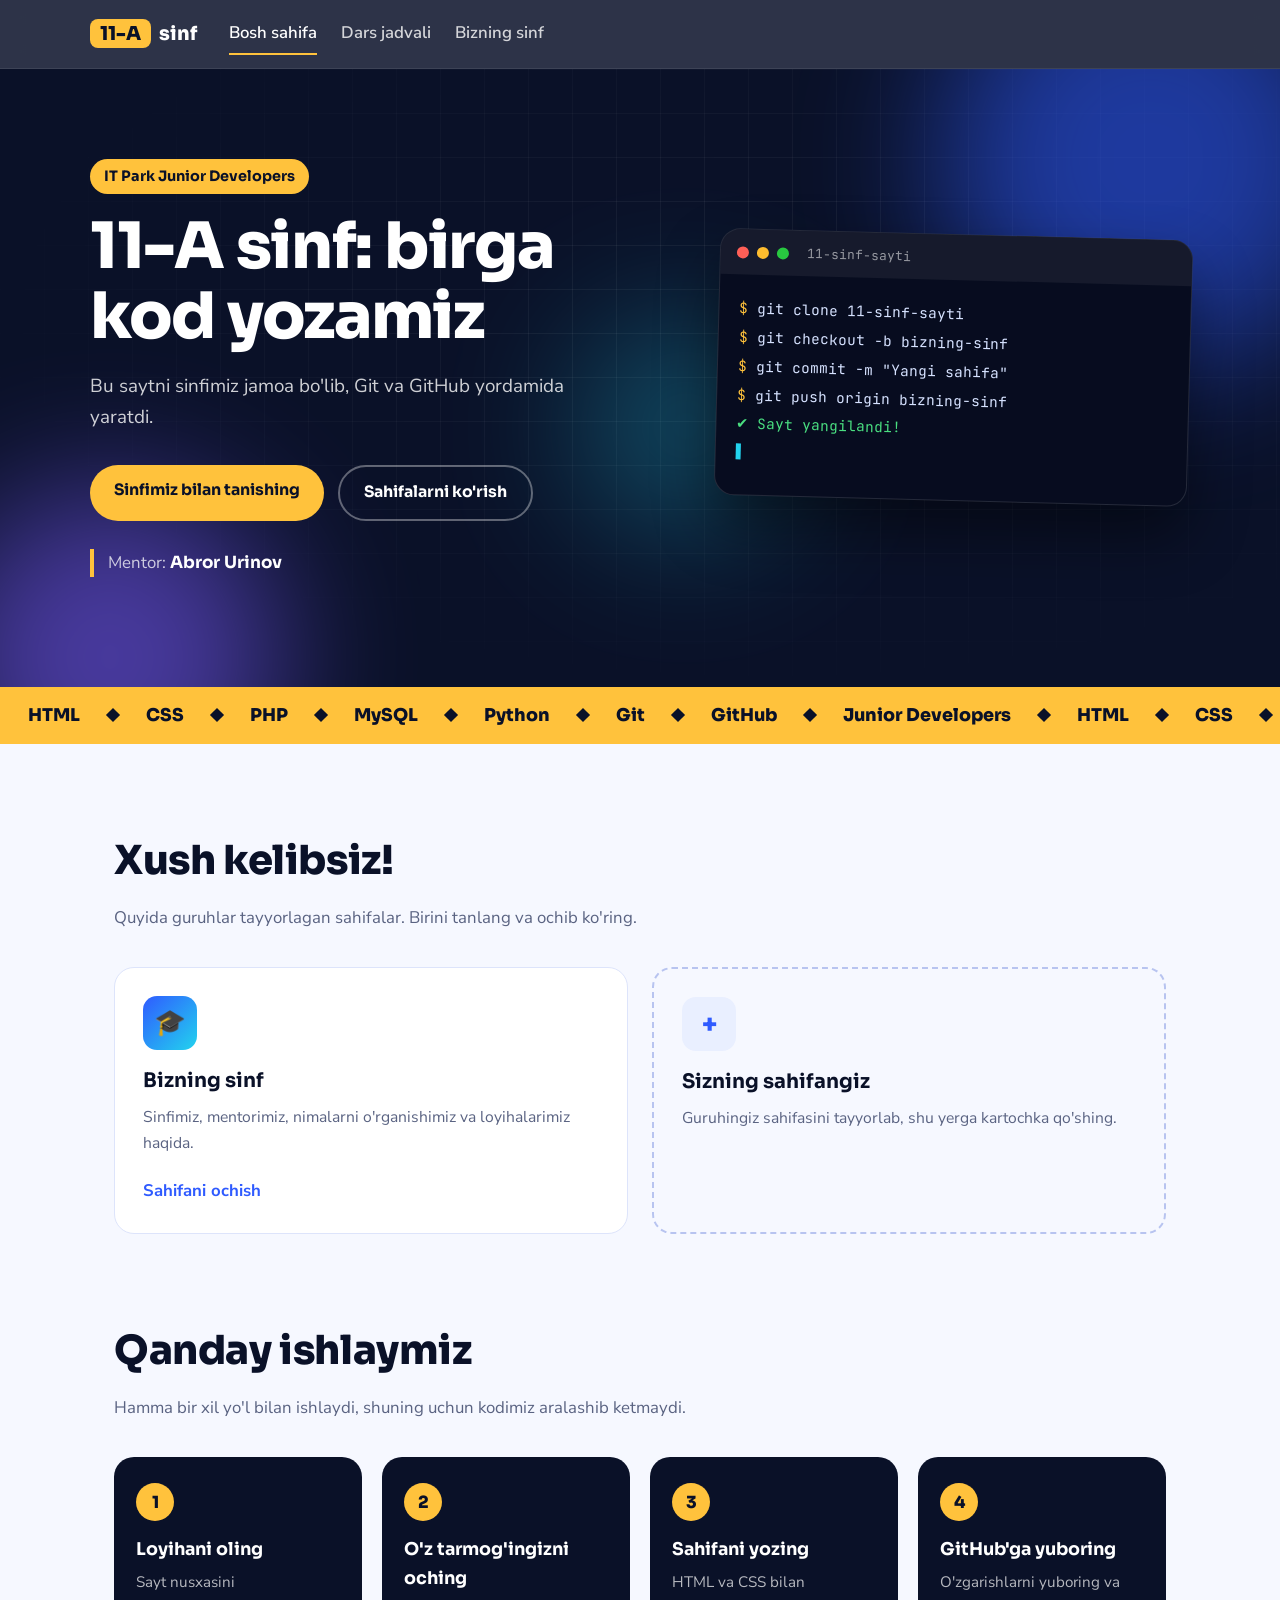
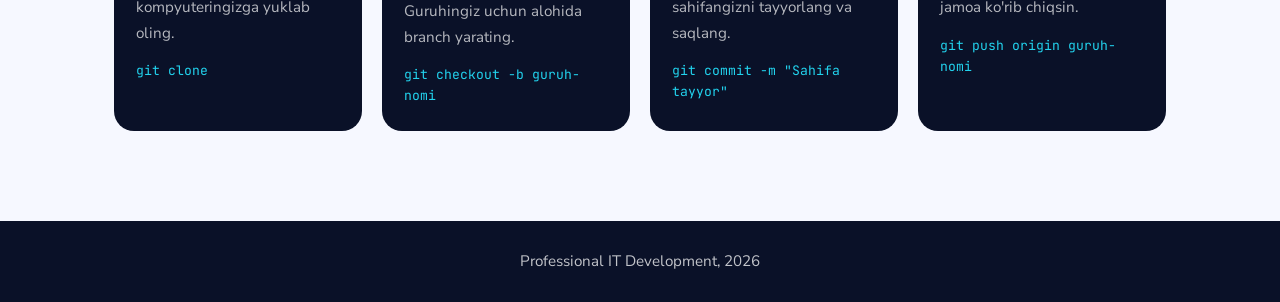
<file: index.html>
<!DOCTYPE html>
<html lang="uz">
<head>
  <meta charset="utf-8">
  <meta name="viewport" content="width=device-width, initial-scale=1">
  <title>11-A sinf sayti</title>
  <link rel="stylesheet" href="css/style.css">
</head>
<body>

  <nav class="site-nav">
    <a class="brand" href="index.html"><span>11-A</span> sinf</a>
    <a href="index.html" aria-current="page">Bosh sahifa</a>
      <a href="pages/dars-jadvali.html">Dars jadvali</a>
    <a href="pages/bizning-sinf.html">Bizning sinf</a>
    <!-- MENYU: har guruh shu qatordan keyin o'z sahifasiga havola qo'shadi -->
  </nav>

  <header class="h-hero">
    <span class="h-blob h-blob--1" aria-hidden="true"></span>
    <span class="h-blob h-blob--2" aria-hidden="true"></span>
    <span class="h-blob h-blob--3" aria-hidden="true"></span>

    <div class="h-hero__inner">
      <div class="h-hero__text">
        <p class="h-tag">IT Park Junior Developers</p>
        <h1 class="h-hero__title">11-A sinf: birga kod yozamiz</h1>
        <p class="h-hero__lead">Bu saytni sinfimiz jamoa bo'lib, Git va GitHub yordamida yaratdi.</p>
        <div class="h-actions">
          <a class="h-btn h-btn--main" href="bizning-sinf.html">Sinfimiz bilan tanishing</a>
          <a class="h-btn h-btn--ghost" href="#sahifalar">Sahifalarni ko'rish</a>
        </div>
        <p class="h-mentor">Mentor: <strong>Abror Urinov</strong></p>
      </div>

      <div class="term" role="img" aria-label="Git buyruqlari yozilayotgan terminal oynasi">
        <div class="term__bar">
          <span class="term__dot term__dot--r"></span>
          <span class="term__dot term__dot--y"></span>
          <span class="term__dot term__dot--g"></span>
          <span class="term__title">11-sinf-sayti</span>
        </div>
        <div class="term__body">
          <span class="term__line" style="--n:25; --d:0.6s"><span class="term__p">$</span> git clone 11-sinf-sayti</span>
          <span class="term__line" style="--n:30; --d:2.2s"><span class="term__p">$</span> git checkout -b bizning-sinf</span>
          <span class="term__line" style="--n:30; --d:3.9s"><span class="term__p">$</span> git commit -m "Yangi sahifa"</span>
          <span class="term__line" style="--n:30; --d:5.6s"><span class="term__p">$</span> git push origin bizning-sinf</span>
          <span class="term__line term__line--ok" style="--n:18; --d:7.4s">✔ Sayt yangilandi!</span>
          <span class="term__cursor"></span>
        </div>
      </div>
    </div>
  </header>

  <div class="h-marquee" aria-hidden="true">
    <div class="h-marquee__track">
      <div class="h-marquee__group">
        <span>HTML</span><span>CSS</span><span>PHP</span><span>MySQL</span><span>Python</span><span>Git</span><span>GitHub</span><span>Junior Developers</span>
      </div>
      <div class="h-marquee__group">
        <span>HTML</span><span>CSS</span><span>PHP</span><span>MySQL</span><span>Python</span><span>Git</span><span>GitHub</span><span>Junior Developers</span>
      </div>
    </div>
  </div>

  <main>

    <section class="h-section" id="sahifalar">
      <h2 class="h-title">Xush kelibsiz!</h2>
      <p class="h-sub">Quyida guruhlar tayyorlagan sahifalar. Birini tanlang va ochib ko'ring.</p>

      <div class="h-pages">
        <a class="h-page" href="bizning-sinf.html">
          <span class="h-page__icon" aria-hidden="true">🎓</span>
          <h3>Bizning sinf</h3>
          <p>Sinfimiz, mentorimiz, nimalarni o'rganishimiz va loyihalarimiz haqida.</p>
          <span class="h-page__go">Sahifani ochish</span>
        </a>

        <!-- SAHIFALAR: har guruh shu qatordan keyin o'z kartochkasini qo'shadi (yuqoridagi kartochkadan nusxa oling) -->

        <div class="h-page h-page--empty">
          <span class="h-page__icon h-page__icon--empty" aria-hidden="true">+</span>
          <h3>Sizning sahifangiz</h3>
          <p>Guruhingiz sahifasini tayyorlab, shu yerga kartochka qo'shing.</p>
        </div>
      </div>
    </section>

    <section class="h-section">
      <h2 class="h-title">Qanday ishlaymiz</h2>
      <p class="h-sub">Hamma bir xil yo'l bilan ishlaydi, shuning uchun kodimiz aralashib ketmaydi.</p>

      <ol class="h-steps">
        <li class="h-step">
          <h3>Loyihani oling</h3>
          <p>Sayt nusxasini kompyuteringizga yuklab oling.</p>
          <code>git clone</code>
        </li>
        <li class="h-step">
          <h3>O'z tarmog'ingizni oching</h3>
          <p>Guruhingiz uchun alohida branch yarating.</p>
          <code>git checkout -b guruh-nomi</code>
        </li>
        <li class="h-step">
          <h3>Sahifani yozing</h3>
          <p>HTML va CSS bilan sahifangizni tayyorlang va saqlang.</p>
          <code>git commit -m "Sahifa tayyor"</code>
        </li>
        <li class="h-step">
          <h3>GitHub'ga yuboring</h3>
          <p>O'zgarishlarni yuboring va jamoa ko'rib chiqsin.</p>
          <code>git push origin guruh-nomi</code>
        </li>
      </ol>
    </section>

  </main>

  <footer class="site-footer">
    <p>Professional IT Development, 2026</p>
  </footer>

</body>
</html>
</file>
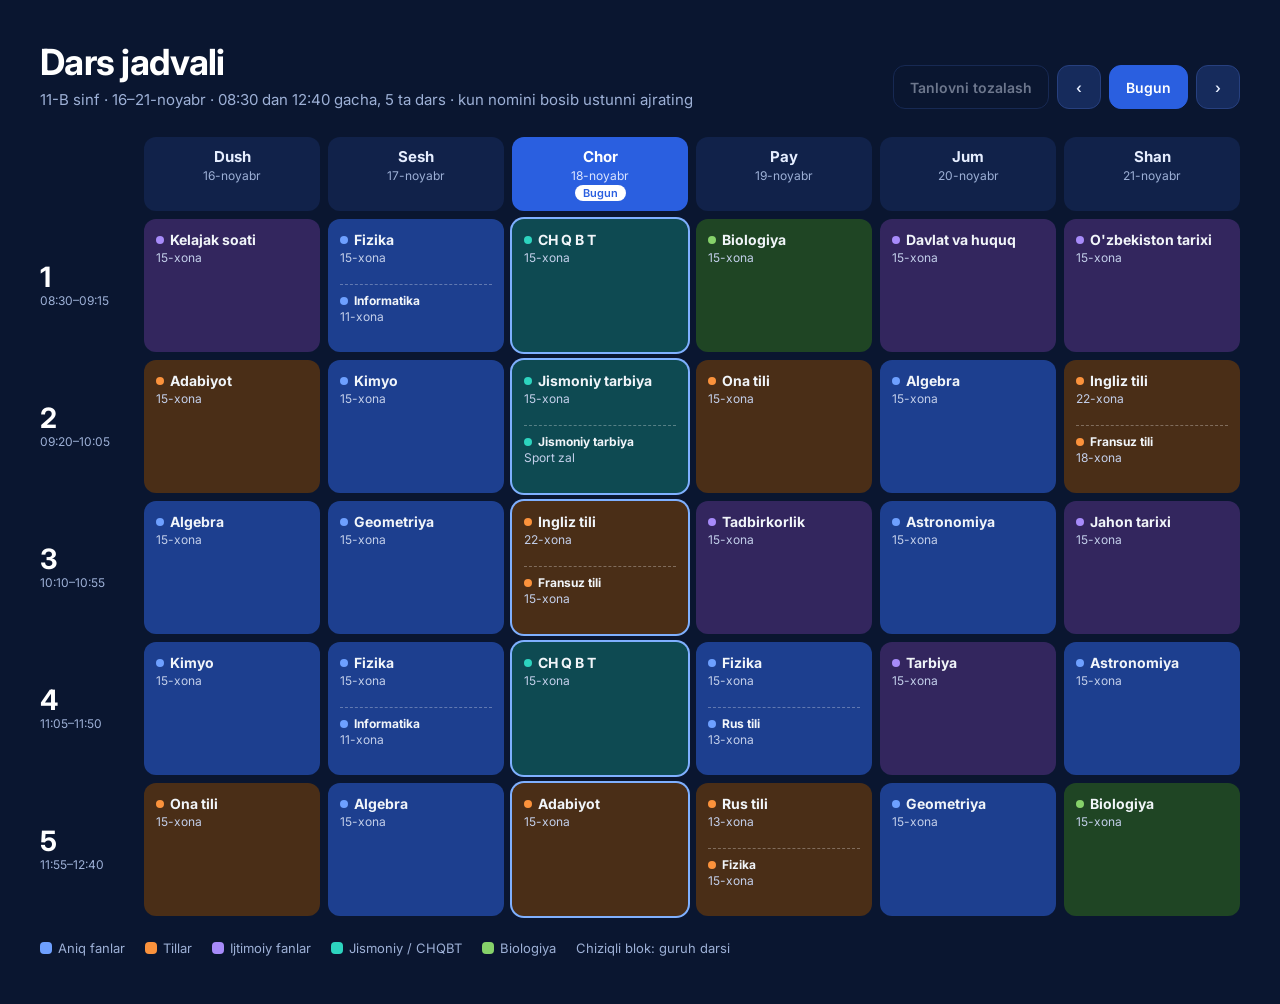
<file: pages/dars-jadvali.html>
<!doctype html>
<html lang="uz">
<head>
<meta charset="utf-8">
<meta name="viewport" content="width=device-width, initial-scale=1">
<title>Dars jadvali</title>
<link rel="preconnect" href="https://fonts.googleapis.com">
<link rel="preconnect" href="https://fonts.gstatic.com" crossorigin>
<link href="https://fonts.googleapis.com/css2?family=Inter:wght@400;600;700&display=swap" rel="stylesheet">
<link rel="stylesheet" href="../css/dars-jadvali.css">
</head>
<body>
<div class="pg">
<div class="top"><div><h1>Dars jadvali</h1><p class="sub">11-B sinf · 16–21-noyabr · 08:30 dan 12:40 gacha, 5 ta dars · kun nomini bosib ustunni ajrating</p></div>
<div class="nav"><label class="clr"><input type="radio" name="kun" class="vh d0" checked>Tanlovni tozalash</label><button aria-label="Oldingi hafta">‹</button><button class="pri">Bugun</button><button aria-label="Keyingi hafta">›</button></div></div>

<div class="sc"><div class="grid"><div class="hd"><div></div><label class="dh"><input type="radio" name="kun" class="vh d1"><strong>Dush</strong><span>16-noyabr</span></label><label class="dh"><input type="radio" name="kun" class="vh d2"><strong>Sesh</strong><span>17-noyabr</span></label><label class="dh now"><input type="radio" name="kun" class="vh d3"><strong>Chor</strong><span>18-noyabr</span><em>Bugun</em></label><label class="dh"><input type="radio" name="kun" class="vh d4"><strong>Pay</strong><span>19-noyabr</span></label><label class="dh"><input type="radio" name="kun" class="vh d5"><strong>Jum</strong><span>20-noyabr</span></label><label class="dh"><input type="radio" name="kun" class="vh d6"><strong>Shan</strong><span>21-noyabr</span></label></div>
  <div class="row"><div class="tm"><strong>1</strong><span>08:30–09:15</span></div><div tabindex="0" class="c h"><b>Kelajak soati</b><span>15-xona</span><span class="tn">Atajanova S.X.</span></div><div tabindex="0" class="c m"><b>Fizika</b><span>15-xona</span><span class="tn">Atajanova S.X.</span><div class="alt"><b>Informatika</b><span>11-xona</span><span class="tn">Yusupova D.S.</span></div></div><div tabindex="0" class="c p t"><b>CH Q B T</b><span>15-xona</span><span class="tn">Nazarboyev S.B.</span></div><div tabindex="0" class="c b"><b>Biologiya</b><span>15-xona</span><span class="tn">Qalandarova M.P.</span></div><div tabindex="0" class="c h"><b>Davlat va huquq</b><span>15-xona</span><span class="tn">Otajonov N.R.</span></div><div tabindex="0" class="c h"><b>O'zbekiston tarixi</b><span>15-xona</span><span class="tn">Ma'simova N.S.</span></div></div>
  <div class="row"><div class="tm"><strong>2</strong><span>09:20–10:05</span></div><div tabindex="0" class="c l"><b>Adabiyot</b><span>15-xona</span><span class="tn">Boltaboyeva S.Q.</span></div><div tabindex="0" class="c m"><b>Kimyo</b><span>15-xona</span><span class="tn">Jumaniyozova S.</span></div><div tabindex="0" class="c p t"><b>Jismoniy tarbiya</b><span>15-xona</span><span class="tn">Matnazarova S.M.</span><div class="alt"><b>Jismoniy tarbiya</b><span>Sport zal</span><span class="tn">Farxadov A.J.</span></div></div><div tabindex="0" class="c l"><b>Ona tili</b><span>15-xona</span><span class="tn">Rajabova N.H.</span></div><div tabindex="0" class="c m"><b>Algebra</b><span>15-xona</span><span class="tn">Jabborberdiyeva</span></div><div tabindex="0" class="c l"><b>Ingliz tili</b><span>22-xona</span><span class="tn">Xudayberganova</span><div class="alt"><b>Fransuz tili</b><span>18-xona</span><span class="tn">Abdullayeva M.O.</span></div></div></div>
  <div class="row"><div class="tm"><strong>3</strong><span>10:10–10:55</span></div><div tabindex="0" class="c m"><b>Algebra</b><span>15-xona</span><span class="tn">Jabborberdiyeva</span></div><div tabindex="0" class="c m"><b>Geometriya</b><span>15-xona</span><span class="tn">Jabborberdiyeva</span></div><div tabindex="0" class="c l t"><b>Ingliz tili</b><span>22-xona</span><span class="tn">Xudayberganova</span><div class="alt"><b>Fransuz tili</b><span>15-xona</span><span class="tn">Abdullayeva M.O.</span></div></div><div tabindex="0" class="c h"><b>Tadbirkorlik</b><span>15-xona</span><span class="tn">Yusupova O.A.</span></div><div tabindex="0" class="c m"><b>Astronomiya</b><span>15-xona</span><span class="tn">Atajanova S.X.</span></div><div tabindex="0" class="c h"><b>Jahon tarixi</b><span>15-xona</span><span class="tn">Ma'simova N.S.</span></div></div>
  <div class="row"><div class="tm"><strong>4</strong><span>11:05–11:50</span></div><div tabindex="0" class="c m"><b>Kimyo</b><span>15-xona</span><span class="tn">Jumaniyozova S.</span></div><div tabindex="0" class="c m"><b>Fizika</b><span>15-xona</span><span class="tn">Atajanova S.X.</span><div class="alt"><b>Informatika</b><span>11-xona</span><span class="tn">Abdullayeva F.E.</span></div></div><div tabindex="0" class="c p t"><b>CH Q B T</b><span>15-xona</span><span class="tn">Nazarboyev S.B.</span></div><div tabindex="0" class="c m"><b>Fizika</b><span>15-xona</span><span class="tn">Atajanova S.X.</span><div class="alt"><b>Rus tili</b><span>13-xona</span><span class="tn">Karimov T.N.</span></div></div><div tabindex="0" class="c h"><b>Tarbiya</b><span>15-xona</span><span class="tn">Ma'simova N.S.</span></div><div tabindex="0" class="c m"><b>Astronomiya</b><span>15-xona</span><span class="tn">Atajanova S.X.</span></div></div>
  <div class="row"><div class="tm"><strong>5</strong><span>11:55–12:40</span></div><div tabindex="0" class="c l"><b>Ona tili</b><span>15-xona</span><span class="tn">Rajabova N.H.</span></div><div tabindex="0" class="c m"><b>Algebra</b><span>15-xona</span><span class="tn">Jabborberdiyeva</span></div><div tabindex="0" class="c l t"><b>Adabiyot</b><span>15-xona</span><span class="tn">Boltaboyeva S.Q.</span></div><div tabindex="0" class="c l"><b>Rus tili</b><span>13-xona</span><span class="tn">Rahimov S.H.</span><div class="alt"><b>Fizika</b><span>15-xona</span><span class="tn">Atajanova S.X.</span></div></div><div tabindex="0" class="c m"><b>Geometriya</b><span>15-xona</span><span class="tn">Jabborberdiyeva</span></div><div tabindex="0" class="c b"><b>Biologiya</b><span>15-xona</span><span class="tn">Qalandarova M.P.</span></div></div></div></div>
<div class="lg"><span><i style="background:#6EA0FF"></i>Aniq fanlar</span><span><i style="background:#FB923C"></i>Tillar</span><span><i style="background:#A78BFA"></i>Ijtimoiy fanlar</span><span><i style="background:#2DD4BF"></i>Jismoniy / CHQBT</span><span><i style="background:#86D26A"></i>Biologiya</span><span>Chiziqli blok: guruh darsi</span></div>
</div>
</body>
</html>
</file>
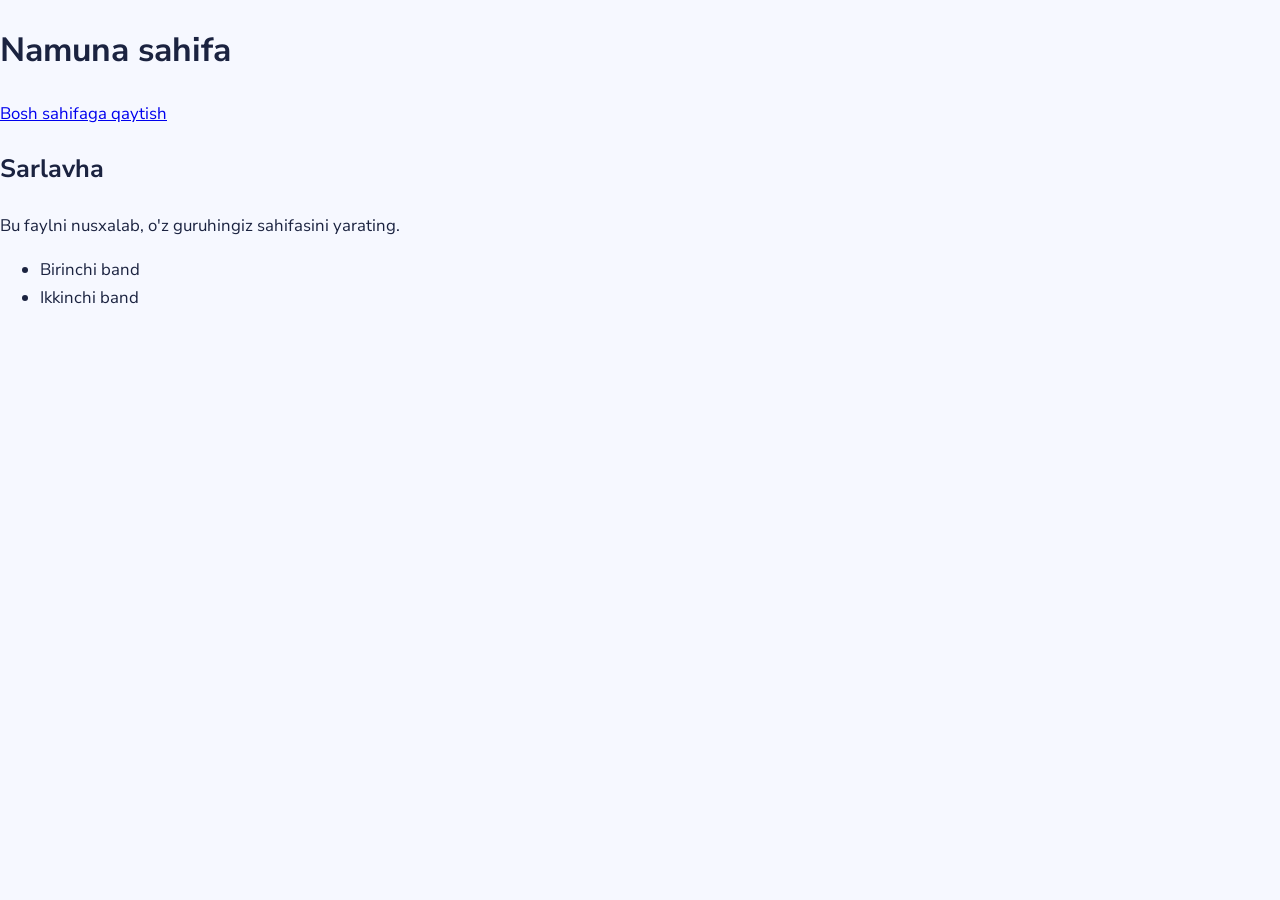
<file: pages/namuna.html>
<!DOCTYPE html>
<html lang="uz">
<head>
  <meta charset="utf-8">
  <meta name="viewport" content="width=device-width, initial-scale=1">
  <title>Namuna sahifa</title>
  <link rel="stylesheet" href="../css/style.css">
</head>
<body>
  <header>
    <h1>Namuna sahifa</h1>
  </header>
  <nav>
    <a href="../index.html">Bosh sahifaga qaytish</a>
  </nav>
  <main>
    <h2>Sarlavha</h2>
    <p>Bu faylni nusxalab, o'z guruhingiz sahifasini yarating.</p>
    <ul>
      <li>Birinchi band</li>
      <li>Ikkinchi band</li>
    </ul>
  </main>
</body>
</html>
</file>
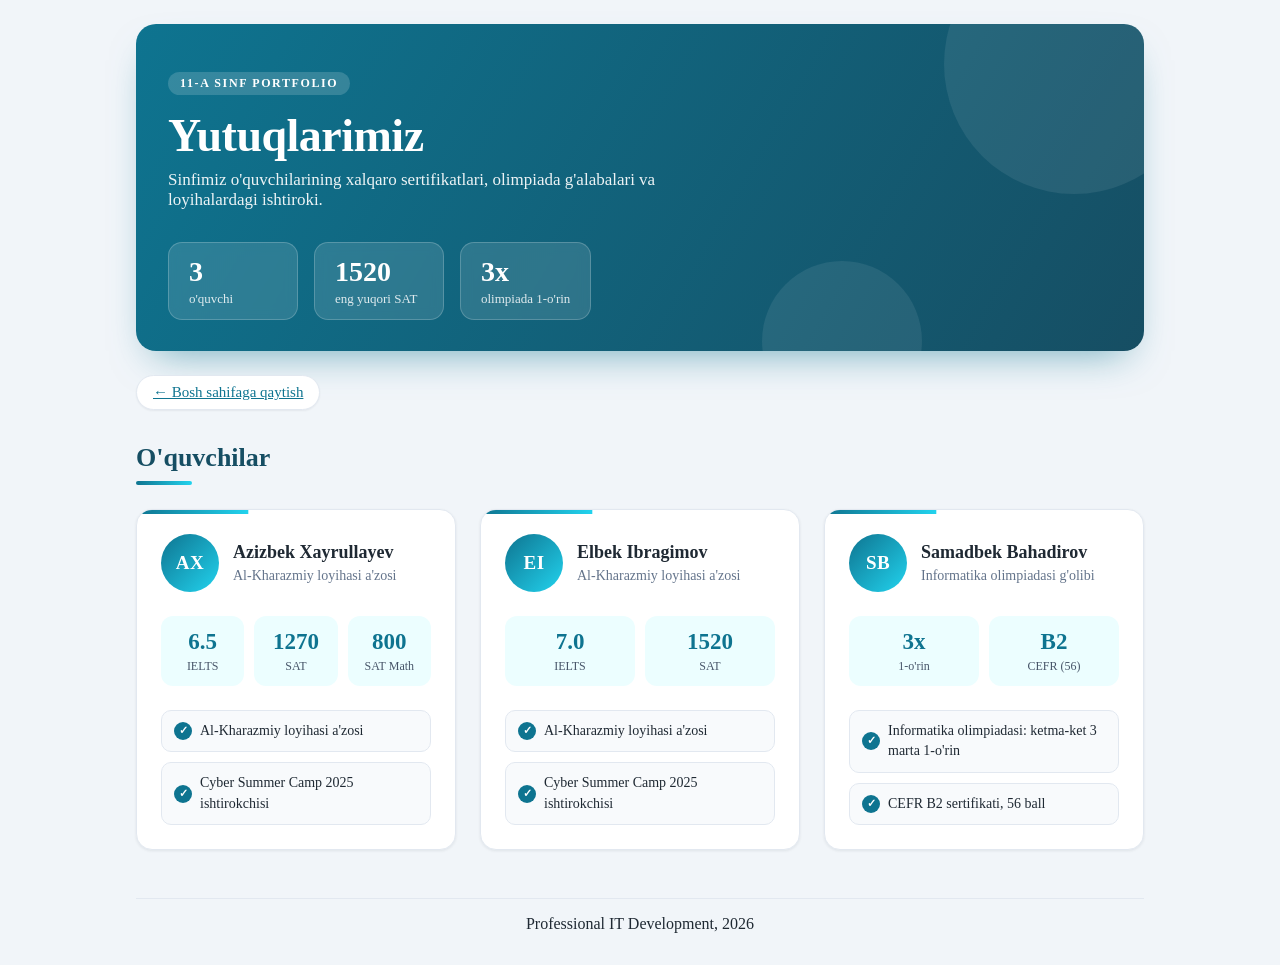
<file: pages/yutuqlar.html>
<!DOCTYPE html>
<html lang="uz">
<head>
  <meta charset="utf-8">
  <meta name="viewport" content="width=device-width, initial-scale=1">
  <title>Yutuqlarimiz</title>
  <link rel="stylesheet" href="../css/yutuqlar.css">
</head>
<body>
  <header class="hero">
    <p class="hero-tag">11-A sinf portfolio</p>
    <h1>Yutuqlarimiz</h1>
    <p class="hero-text">Sinfimiz o'quvchilarining xalqaro sertifikatlari, olimpiada g'alabalari va loyihalardagi ishtiroki.</p>
    <div class="stats">
      <div class="stat"><strong>3</strong><span>o'quvchi</span></div>
      <div class="stat"><strong>1520</strong><span>eng yuqori SAT</span></div>
      <div class="stat"><strong>3x</strong><span>olimpiada 1-o'rin</span></div>
    </div>
  </header>

  <nav class="topnav">
    <a href="../index.html">&larr; Bosh sahifaga qaytish</a>
  </nav>

  <main>
    <h2 class="section-title">O'quvchilar</h2>

    <section class="people">
      <article class="person">
        <div class="person-head">
          <div class="avatar">AX</div>
          <div>
            <h3>Azizbek Xayrullayev</h3>
            <p class="role">Al-Kharazmiy loyihasi a'zosi</p>
          </div>
        </div>
        <div class="scores">
          <div class="score"><strong>6.5</strong><span>IELTS</span></div>
          <div class="score"><strong>1270</strong><span>SAT</span></div>
          <div class="score"><strong>800</strong><span>SAT Math</span></div>
        </div>
        <ul class="badges">
          <li>Al-Kharazmiy loyihasi a'zosi</li>
          <li>Cyber Summer Camp 2025 ishtirokchisi</li>
        </ul>
      </article>

      <article class="person">
        <div class="person-head">
          <div class="avatar">EI</div>
          <div>
            <h3>Elbek Ibragimov</h3>
            <p class="role">Al-Kharazmiy loyihasi a'zosi</p>
          </div>
        </div>
        <div class="scores">
          <div class="score"><strong>7.0</strong><span>IELTS</span></div>
          <div class="score"><strong>1520</strong><span>SAT</span></div>
        </div>
        <ul class="badges">
          <li>Al-Kharazmiy loyihasi a'zosi</li>
          <li>Cyber Summer Camp 2025 ishtirokchisi</li>
        </ul>
      </article>

      <article class="person">
        <div class="person-head">
          <div class="avatar">SB</div>
          <div>
            <h3>Samadbek Bahadirov</h3>
            <p class="role">Informatika olimpiadasi g'olibi</p>
          </div>
        </div>
        <div class="scores">
          <div class="score"><strong>3x</strong><span>1-o'rin</span></div>
          <div class="score"><strong>B2</strong><span>CEFR (56)</span></div>
        </div>
        <ul class="badges">
          <li>Informatika olimpiadasi: ketma-ket 3 marta 1-o'rin</li>
          <li>CEFR B2 sertifikati, 56 ball</li>
        </ul>
      </article>
    </section>
  </main>

  <footer>
    <p>Professional IT Development, 2026</p>
  </footer>
</body>
</html>
</file>
<file: css/style.css>
/* ==========================================================
   css/style.css  (umumiy uslublar + bosh sahifa)
   Barcha sahifalar shu faylni ulaydi: ranglar, menyu va footer
   shu yerda. Bosh sahifaga oid klasslar "h-" bilan boshlanadi.
   ========================================================== */

@import url("https://fonts.googleapis.com/css2?family=JetBrains+Mono:wght@500&family=Nunito+Sans:wght@400;600;700&family=Sora:wght@500;700;800&display=swap");

/* ---------- Ranglar va shriftlar ---------- */
:root {
  --ink: #0a1128;
  --blue: #2f5bff;
  --cyan: #22d3ee;
  --violet: #7c5cff;
  --sun: #ffc23c;
  --sky: #e9efff;
  --paper: #f6f8ff;
  --white: #ffffff;
  --text: #1b2340;
  --muted: #5a6382;
  --line: #dde4fb;

  --font-head: "Sora", "Segoe UI", sans-serif;
  --font-body: "Nunito Sans", "Segoe UI", system-ui, sans-serif;
  --font-mono: "JetBrains Mono", ui-monospace, Consolas, monospace;

  --radius-lg: 20px;
  --radius-sm: 10px;
  --page-width: 1100px;
}

/* ---------- Asosiy ---------- */
*,
*::before,
*::after {
  box-sizing: border-box;
}

html {
  scroll-behavior: smooth;
}

body {
  margin: 0;
  font-family: var(--font-body);
  font-size: 1.05rem;
  line-height: 1.65;
  color: var(--text);
  background: var(--paper);
}

img { display: block; max-width: 100%; }
table { border-collapse: collapse; }
th, td { border: 1px solid #cbd5e1; padding: 6px 10px; }

:focus-visible {
  outline: 3px solid var(--sun);
  outline-offset: 3px;
}

/* ---------- Menyu (hamma sahifada) ---------- */
.site-nav {
  position: sticky;
  top: 0;
  z-index: 50;
  display: flex;
  flex-wrap: wrap;
  align-items: center;
  gap: 4px 24px;
  padding: 12px max(24px, calc((100% - var(--page-width)) / 2));
  background: rgba(10, 17, 40, 0.85);
  backdrop-filter: blur(12px);
  -webkit-backdrop-filter: blur(12px);
  border-bottom: 1px solid rgba(255, 255, 255, 0.08);
}

.site-nav a {
  padding: 6px 0;
  color: rgba(255, 255, 255, 0.8);
  font-weight: 600;
  text-decoration: none;
  border-bottom: 2px solid transparent;
  transition: color 0.2s ease, border-color 0.2s ease;
}

.site-nav a:hover {
  color: var(--white);
  border-color: var(--cyan);
}

.site-nav a[aria-current="page"] {
  color: var(--white);
  border-color: var(--sun);
}

.site-nav .brand {
  margin-right: 8px;
  font-family: var(--font-head);
  font-weight: 800;
  font-size: 1.2rem;
  color: var(--white);
  border-bottom: 0;
}

.site-nav .brand span {
  padding: 2px 10px;
  margin-right: 4px;
  color: var(--ink);
  background: var(--sun);
  border-radius: 8px;
}

/* ---------- Footer (hamma sahifada) ---------- */
.site-footer {
  margin-top: 90px;
  padding: 28px 24px;
  text-align: center;
  font-size: 0.95rem;
  color: rgba(255, 255, 255, 0.75);
  background: var(--ink);
}

.site-footer p { margin: 0; }

/* ==========================================================
   BOSH SAHIFA
   ========================================================== */

/* ---------- Hero ---------- */
.h-hero {
  position: relative;
  isolation: isolate;
  overflow: hidden;
  padding: 90px 24px 110px;
  color: var(--white);
  background: var(--ink);
}

.h-hero::before {
  content: "";
  position: absolute;
  inset: 0;
  z-index: -1;
  background-image:
    linear-gradient(rgba(255, 255, 255, 0.05) 1px, transparent 1px),
    linear-gradient(90deg, rgba(255, 255, 255, 0.05) 1px, transparent 1px);
  background-size: 44px 44px;
  -webkit-mask-image: radial-gradient(ellipse at 60% 40%, #000 20%, transparent 75%);
  mask-image: radial-gradient(ellipse at 60% 40%, #000 20%, transparent 75%);
}

.h-blob {
  position: absolute;
  z-index: -1;
  border-radius: 50%;
  filter: blur(70px);
  opacity: 0.55;
  animation: drift 14s ease-in-out infinite alternate;
}

.h-blob--1 { width: 420px; height: 420px; top: -120px; right: -80px; background: var(--blue); }
.h-blob--2 { width: 340px; height: 340px; bottom: -140px; left: -60px; background: var(--violet); animation-delay: -5s; }
.h-blob--3 { width: 220px; height: 220px; top: 40%; left: 45%; background: var(--cyan); opacity: 0.3; animation-delay: -9s; }

@keyframes drift {
  to { transform: translate(40px, 30px) scale(1.15); }
}

.h-hero__inner {
  display: grid;
  grid-template-columns: 1.1fr 0.9fr;
  gap: 48px;
  align-items: center;
  max-width: var(--page-width);
  margin: 0 auto;
}

.h-tag {
  display: inline-block;
  margin: 0 0 18px;
  padding: 6px 14px;
  font-family: var(--font-head);
  font-weight: 700;
  font-size: 0.9rem;
  color: var(--ink);
  background: var(--sun);
  border-radius: 999px;
}

.h-hero__title {
  margin: 0 0 20px;
  font-family: var(--font-head);
  font-weight: 800;
  font-size: clamp(2.2rem, 5.5vw, 4rem);
  line-height: 1.08;
  letter-spacing: -0.02em;
}

.h-hero__lead {
  max-width: 46ch;
  margin: 0 0 32px;
  font-size: 1.18rem;
  color: rgba(255, 255, 255, 0.8);
}

.h-actions {
  display: flex;
  flex-wrap: wrap;
  gap: 14px;
}

.h-btn {
  display: inline-block;
  padding: 13px 24px;
  font-family: var(--font-head);
  font-weight: 700;
  font-size: 0.98rem;
  text-decoration: none;
  border-radius: 999px;
  transition: transform 0.2s ease, background 0.2s ease, border-color 0.2s ease;
}

.h-btn:hover { transform: translateY(-3px); }

.h-btn--main {
  color: var(--ink);
  background: var(--sun);
}

.h-btn--main:hover { background: #ffd067; }

.h-btn--ghost {
  color: var(--white);
  border: 2px solid rgba(255, 255, 255, 0.35);
}

.h-btn--ghost:hover { border-color: var(--cyan); }

.h-mentor {
  margin: 28px 0 0;
  padding-left: 14px;
  border-left: 4px solid var(--sun);
  color: rgba(255, 255, 255, 0.75);
}

.h-mentor strong {
  color: var(--white);
  font-family: var(--font-head);
}

/* ---------- Terminal oynasi ---------- */
.term {
  overflow: hidden;
  font-family: var(--font-mono);
  font-size: 0.9rem;
  background: #070c1f;
  border: 1px solid rgba(255, 255, 255, 0.12);
  border-radius: var(--radius-lg);
  box-shadow: 0 30px 60px rgba(0, 0, 0, 0.45);
  transform: rotate(1.5deg);
}

.term__bar {
  display: flex;
  align-items: center;
  gap: 8px;
  padding: 12px 16px;
  background: rgba(255, 255, 255, 0.06);
}

.term__dot { width: 12px; height: 12px; border-radius: 50%; }
.term__dot--r { background: #ff5f57; }
.term__dot--y { background: #febc2e; }
.term__dot--g { background: #28c840; }

.term__title {
  margin-left: 10px;
  font-size: 0.8rem;
  color: rgba(255, 255, 255, 0.55);
}

.term__body {
  min-height: 220px;
  padding: 20px 20px 24px;
}

.term__line {
  display: block;
  width: 0;
  overflow: hidden;
  white-space: nowrap;
  color: #d6e2ff;
  line-height: 2;
  animation: type 1.3s steps(var(--n)) forwards;
  animation-delay: var(--d);
}

.term__p { color: var(--sun); }
.term__line--ok { color: #4ade80; }

@keyframes type {
  from { width: 0; }
  to { width: calc(var(--n) * 1ch); }
}

.term__cursor {
  display: inline-block;
  width: 0.6ch;
  height: 1.1em;
  vertical-align: text-bottom;
  background: var(--cyan);
  animation: blink 1s steps(1) infinite;
}

@keyframes blink {
  50% { opacity: 0; }
}

/* ---------- Yugurma qator ---------- */
.h-marquee {
  overflow: hidden;
  color: var(--ink);
  background: var(--sun);
}

.h-marquee__track {
  display: flex;
  width: max-content;
  animation: scroll 30s linear infinite;
}

.h-marquee:hover .h-marquee__track { animation-play-state: paused; }

.h-marquee__group { display: flex; }

.h-marquee__group span {
  display: flex;
  align-items: center;
  gap: 28px;
  padding: 14px 0 14px 28px;
  font-family: var(--font-head);
  font-weight: 800;
  font-size: 1.1rem;
  white-space: nowrap;
}

.h-marquee__group span::after {
  content: "";
  width: 10px;
  height: 10px;
  background: var(--ink);
  transform: rotate(45deg);
}

@keyframes scroll {
  to { transform: translateX(-50%); }
}

/* ---------- Bo'limlar ---------- */
.h-section {
  max-width: var(--page-width);
  margin: 0 auto;
  padding: 84px 24px 0;
}

.h-title {
  margin: 0 0 10px;
  font-family: var(--font-head);
  font-weight: 800;
  font-size: clamp(1.7rem, 3.4vw, 2.5rem);
  letter-spacing: -0.01em;
  color: var(--ink);
}

.h-sub {
  max-width: 60ch;
  margin: 0 0 36px;
  color: var(--muted);
}

/* ---------- Sahifa kartochkalari ---------- */
.h-pages {
  display: grid;
  grid-template-columns: repeat(auto-fit, minmax(260px, 1fr));
  gap: 24px;
}

.h-page {
  display: flex;
  flex-direction: column;
  gap: 8px;
  padding: 28px;
  color: inherit;
  text-decoration: none;
  background: var(--white);
  border: 1px solid var(--line);
  border-radius: var(--radius-lg);
  transition: transform 0.2s ease, border-color 0.2s ease, box-shadow 0.2s ease;
}

a.h-page:hover {
  transform: translateY(-6px);
  border-color: var(--blue);
  box-shadow: 0 20px 40px rgba(47, 91, 255, 0.16);
}

.h-page__icon {
  display: grid;
  place-items: center;
  width: 54px;
  height: 54px;
  margin-bottom: 6px;
  font-size: 1.6rem;
  background: linear-gradient(135deg, var(--blue), var(--cyan));
  border-radius: 14px;
}

.h-page h3 {
  margin: 0;
  font-family: var(--font-head);
  font-size: 1.25rem;
  color: var(--ink);
}

.h-page p {
  margin: 0;
  font-size: 0.98rem;
  color: var(--muted);
}

.h-page__go {
  margin-top: auto;
  padding-top: 12px;
  font-weight: 700;
  color: var(--blue);
}

.h-page--empty {
  background: transparent;
  border: 2px dashed #b8c4f0;
}

.h-page__icon--empty {
  color: var(--blue);
  font-family: var(--font-head);
  font-weight: 800;
  background: var(--sky);
}

/* ---------- Qadamlar ---------- */
.h-steps {
  display: grid;
  grid-template-columns: repeat(auto-fit, minmax(220px, 1fr));
  gap: 20px;
  margin: 0;
  padding: 0;
  list-style: none;
  counter-reset: step;
}

.h-step {
  padding: 26px 22px 24px;
  color: var(--white);
  background: var(--ink);
  border-radius: var(--radius-lg);
}

.h-step::before {
  counter-increment: step;
  content: counter(step);
  display: grid;
  place-items: center;
  width: 38px;
  height: 38px;
  margin-bottom: 14px;
  font-family: var(--font-head);
  font-weight: 800;
  color: var(--ink);
  background: var(--sun);
  border-radius: 50%;
}

.h-step h3 {
  margin: 0 0 6px;
  font-family: var(--font-head);
  font-size: 1.1rem;
}

.h-step p {
  margin: 0;
  font-size: 0.95rem;
  color: rgba(255, 255, 255, 0.7);
}

.h-step code {
  display: block;
  margin-top: 14px;
  font-family: var(--font-mono);
  font-size: 0.82rem;
  color: var(--cyan);
  word-break: break-word;
}

/* ---------- Telefon uchun ---------- */
@media (max-width: 860px) {
  .h-hero { padding: 60px 20px 80px; }
  .h-hero__inner { grid-template-columns: 1fr; gap: 40px; }
  .term { transform: none; }
}

@media (prefers-reduced-motion: reduce) {
  html { scroll-behavior: auto; }
  .h-blob, .h-marquee__track, .term__cursor { animation: none; }
  .term__line { width: auto; animation: none; }
  .h-btn, .h-page { transition: none; }
  .h-btn:hover, a.h-page:hover { transform: none; }
}
</file>
<file: css/dars-jadvali.css>
/* Dars jadvali — dark blue theme */
:root{color-scheme:dark}
body{margin:0;background:#0A1630}
*{box-sizing:border-box}
.pg{font-family:Inter,system-ui,sans-serif;color:#E6EEFF;max-width:1280px;margin:0 auto;padding:40px 40px 48px}
.top{display:flex;justify-content:space-between;align-items:flex-end;gap:16px;flex-wrap:wrap;margin-bottom:28px}
h1{margin:0;font-size:36px;letter-spacing:-.02em;color:#fff}
.sub{margin:6px 0 0;color:#9DB0D6;font-size:15px}
.nav{display:flex;gap:8px;align-items:center}
.nav button{min-height:44px;min-width:44px;padding:0 16px;border-radius:12px;border:1px solid #27407F;background:#162B5C;font:600 14px Inter,sans-serif;color:#E6EEFF}
.nav .pri{background:#2A5FE0;border-color:#2A5FE0;color:#fff}
.nav button:focus-visible{outline:3px solid #00E5FF;outline-offset:2px}

/* Grid */
.sc{overflow-x:auto;padding:8px;margin:-8px}
.grid{min-width:980px;display:flex;flex-direction:column;gap:8px}
.row,.hd{display:grid;grid-template-columns:96px repeat(6,1fr);gap:8px}

/* Day headers (clickable, no JS): one day at a time, radio group */
.dh{position:relative;padding:10px 4px;display:flex;flex-direction:column;align-items:center;gap:2px;border-radius:12px;font-size:12px;color:#9DB0D6;background:#11224A;cursor:pointer;transition:box-shadow .18s ease}
.dh strong{font-size:15px;color:#E6EEFF}
.dh.now{background:#2A5FE0;color:#DCE5FF}
.dh.now strong{color:#fff}
.dh em{font-style:normal;font-size:11px;font-weight:600;background:#fff;color:#2A5FE0;border-radius:99px;padding:1px 8px}
.dh:hover{box-shadow:0 0 0 2px #00E5FF}
.dh:has(input:focus-visible){box-shadow:0 0 0 3px #00E5FF}
.clr{position:relative;display:inline-flex;align-items:center;min-height:44px;padding:0 16px;border-radius:12px;border:1px solid #27407F;font:600 14px Inter,sans-serif;color:#E6EEFF;cursor:pointer;transition:opacity .18s ease}
.clr:hover{box-shadow:0 0 0 2px #00E5FF}
.clr:has(input:focus-visible){outline:3px solid #00E5FF;outline-offset:2px}
.pg:has(.d0:checked) .clr{opacity:.45}
.vh{position:absolute;opacity:0;width:1px;height:1px;margin:0;pointer-events:none}

/* Time column */
.tm{display:flex;flex-direction:column;justify-content:center;gap:2px;font-size:12px;color:#9DB0D6}
.tm strong{font-size:28px;color:#fff;line-height:1}

/* Lesson cells */
.c{border-radius:12px;padding:12px;display:flex;flex-direction:column;gap:2px;font-size:12px;color:#C3CFEA;min-height:92px;cursor:default;transition:box-shadow .18s ease}
.c b{font-size:14px;color:#F1F5F9;display:flex;gap:6px;align-items:center}
.c b:before{content:"";width:8px;height:8px;border-radius:50%;background:var(--d);flex:none}
.alt{margin-top:auto;padding-top:8px;border-top:1px dashed rgba(255,255,255,.3);display:flex;flex-direction:column;gap:1px}
.alt b{font-size:12px}
.m{background:#1D3F8F;--d:#6EA0FF}
.l{background:#4A2E17;--d:#FB923C}
.h{background:#33265E;--d:#A78BFA}
.p{background:#0E4A52;--d:#2DD4BF}
.b{background:#1F4524;--d:#86D26A}
.t{box-shadow:0 0 0 2px #7FB0FF}

/* Teacher name: hidden until hover / focus */
.tn{font-weight:600;color:#fff;opacity:0;transform:translateY(-3px);transition:opacity .18s ease,transform .18s ease}
.c:hover .tn,.c:focus-visible .tn{opacity:1;transform:none}

/* Selected day column: lime outline (header + cells) */
.pg:has(.d1:checked) .row .c:nth-child(2),.pg:has(.d1:checked) .hd .dh:nth-child(2){box-shadow:0 0 0 2px #A3E635}
.pg:has(.d2:checked) .row .c:nth-child(3),.pg:has(.d2:checked) .hd .dh:nth-child(3){box-shadow:0 0 0 2px #A3E635}
.pg:has(.d3:checked) .row .c:nth-child(4),.pg:has(.d3:checked) .hd .dh:nth-child(4){box-shadow:0 0 0 2px #A3E635}
.pg:has(.d4:checked) .row .c:nth-child(5),.pg:has(.d4:checked) .hd .dh:nth-child(5){box-shadow:0 0 0 2px #A3E635}
.pg:has(.d5:checked) .row .c:nth-child(6),.pg:has(.d5:checked) .hd .dh:nth-child(6){box-shadow:0 0 0 2px #A3E635}
.pg:has(.d6:checked) .row .c:nth-child(7),.pg:has(.d6:checked) .hd .dh:nth-child(7){box-shadow:0 0 0 2px #A3E635}

/* Hover / keyboard focus: cyan (wins over lime and today ring) */
.c:hover,.c:focus-visible{outline:none;box-shadow:0 0 0 2px #00E5FF,0 0 16px 2px rgba(0,229,255,.55)!important}

/* Legend */
.lg{display:flex;gap:20px;flex-wrap:wrap;margin-top:24px;font-size:13px;color:#9DB0D6}
.lg span{display:flex;gap:6px;align-items:center}
.lg i{width:12px;height:12px;border-radius:4px;display:block}

@media (max-width:700px){.pg{padding:24px 16px 32px}h1{font-size:28px}}
@media (prefers-reduced-motion:reduce){.c,.tn,.dh{transition:none}}
</file>
<file: css/yutuqlar.css>
/* ===== Yutuqlar sahifasi: asosiy style.css ustiga qo'shimcha ===== */

:root {
  --teal-900: #164e63;
  --teal-700: #0e7490;
  --teal-400: #22d3ee;
  --teal-50: #ecfeff;
  --ink: #1f2933;
  --muted: #64748b;
  --line: #e2e8f0;
  --bg: #f1f5f9;
  --card: #ffffff;
  --radius: 16px;
  --space-1: 8px;
  --space-2: 16px;
  --space-3: 24px;
  --space-4: 32px;
  --space-5: 48px;
}

*, *::before, *::after { box-sizing: border-box; }

html { scroll-behavior: smooth; }

body {
  max-width: 1040px;
  margin: 0 auto;
  padding: var(--space-3) var(--space-2) var(--space-4);
  background: var(--bg);
  color: var(--ink);
}

/* ---------- HERO ---------- */
.hero {
  position: relative;
  overflow: hidden;
  margin: 0;
  padding: var(--space-5) var(--space-4) var(--space-4);
  border: 0;
  border-radius: 20px;
  color: #fff;
  background: linear-gradient(120deg, var(--teal-700), var(--teal-900), #0891b2, var(--teal-900));
  background-size: 300% 300%;
  box-shadow: 0 18px 40px -18px rgba(14, 116, 144, .6);
  animation: gradientShift 14s ease infinite, fadeDown .7s ease both;
}

/* suzib yuruvchi yorug' doiralar */
.hero::before,
.hero::after {
  content: "";
  position: absolute;
  border-radius: 50%;
  background: rgba(255, 255, 255, .08);
  pointer-events: none;
}
.hero::before { width: 260px; height: 260px; top: -90px; right: -60px; animation: float 9s ease-in-out infinite; }
.hero::after  { width: 160px; height: 160px; bottom: -70px; right: 22%; animation: float 11s ease-in-out infinite reverse; }

.hero > * { position: relative; z-index: 1; }

.hero-tag {
  display: inline-block;
  margin: 0 0 var(--space-2);
  padding: 4px 12px;
  border-radius: 999px;
  background: rgba(255, 255, 255, .16);
  font-size: 12px;
  font-weight: 600;
  letter-spacing: 1.6px;
  text-transform: uppercase;
}

.hero h1 {
  margin: 0 0 var(--space-1);
  font-size: clamp(32px, 6vw, 46px);
  line-height: 1.1;
  letter-spacing: -.5px;
}

.hero-text {
  margin: 0;
  max-width: 560px;
  font-size: 17px;
  opacity: .92;
}

.stats {
  display: flex;
  flex-wrap: wrap;
  gap: var(--space-2);
  margin-top: var(--space-4);
}

.stat {
  min-width: 130px;
  padding: 12px 20px;
  border: 1px solid rgba(255, 255, 255, .2);
  border-radius: 14px;
  background: rgba(255, 255, 255, .12);
  backdrop-filter: blur(6px);
  animation: popIn .6s cubic-bezier(.2, .9, .3, 1.3) both;
  transition: transform .25s ease, background .25s ease;
}
.stat:nth-child(1) { animation-delay: .35s; }
.stat:nth-child(2) { animation-delay: .5s; }
.stat:nth-child(3) { animation-delay: .65s; }
.stat:hover { transform: translateY(-3px) scale(1.04); background: rgba(255, 255, 255, .2); }

.stat strong { display: block; font-size: 28px; line-height: 1.2; }
.stat span { font-size: 13px; opacity: .85; }

/* ---------- NAV ---------- */
.topnav {
  margin: var(--space-3) 0 0;
  animation: fadeUp .6s ease .2s both;
}

.topnav a {
  display: inline-flex;
  align-items: center;
  gap: 8px;
  padding: 8px 16px;
  border: 1px solid var(--line);
  border-radius: 999px;
  background: var(--card);
  color: var(--teal-700);
  font-size: 15px;
  box-shadow: 0 1px 2px rgba(15, 23, 42, .06);
  transition: transform .2s ease, box-shadow .2s ease, background .2s ease, color .2s ease;
}
.topnav a:hover {
  background: var(--teal-700);
  color: #fff;
  text-decoration: none;
  transform: translateX(-4px);
  box-shadow: 0 6px 16px -6px rgba(14, 116, 144, .6);
}

/* ---------- SARLAVHA ---------- */
main { margin: 0; }

.section-title {
  position: relative;
  margin: var(--space-4) 0 var(--space-3);
  padding-bottom: 12px;
  font-size: 26px;
  line-height: 1.2;
  color: var(--teal-900);
}
.section-title::after {
  content: "";
  position: absolute;
  left: 0;
  bottom: 0;
  height: 4px;
  width: 56px;
  border-radius: 4px;
  background: linear-gradient(90deg, var(--teal-700), var(--teal-400));
  animation: growBar .8s ease .4s both;
}

/* ---------- KARTALAR ---------- */
.people {
  display: grid;
  grid-template-columns: repeat(auto-fit, minmax(290px, 1fr));
  gap: var(--space-3);
  align-items: stretch;
}

.person {
  position: relative;
  display: flex;
  flex-direction: column;
  overflow: hidden;
  padding: var(--space-3);
  border: 1px solid var(--line);
  border-radius: var(--radius);
  background: var(--card);
  box-shadow: 0 1px 3px rgba(15, 23, 42, .08);
  animation: fadeUp .7s cubic-bezier(.2, .8, .2, 1) both;
  transition: transform .3s ease, box-shadow .3s ease, border-color .3s ease;
}
.person:nth-child(1) { animation-delay: .35s; }
.person:nth-child(2) { animation-delay: .5s; }
.person:nth-child(3) { animation-delay: .65s; }

/* tepadagi rang chizig'i, hoverda kengayadi */
.person::before {
  content: "";
  position: absolute;
  inset: 0 0 auto 0;
  height: 4px;
  background: linear-gradient(90deg, var(--teal-700), var(--teal-400));
  transform: scaleX(.35);
  transform-origin: left;
  transition: transform .45s ease;
}

/* yaltirash effekti */
.person::after {
  content: "";
  position: absolute;
  top: 0;
  left: -120%;
  width: 60%;
  height: 100%;
  background: linear-gradient(100deg, transparent, rgba(34, 211, 238, .12), transparent);
  transform: skewX(-20deg);
  pointer-events: none;
}

.person:hover {
  transform: translateY(-6px);
  border-color: #a5f3fc;
  box-shadow: 0 22px 40px -18px rgba(14, 116, 144, .45);
}
.person:hover::before { transform: scaleX(1); }
.person:hover::after { left: 140%; transition: left .9s ease; }

.person-head {
  display: flex;
  align-items: center;
  gap: 14px;
  margin-bottom: var(--space-3);
}

.avatar {
  position: relative;
  flex: none;
  display: flex;
  align-items: center;
  justify-content: center;
  width: 58px;
  height: 58px;
  border-radius: 50%;
  background: linear-gradient(135deg, var(--teal-700), var(--teal-400));
  color: #fff;
  font-size: 19px;
  font-weight: 700;
  letter-spacing: .5px;
  transition: transform .4s ease;
}
.avatar::after {
  content: "";
  position: absolute;
  inset: -5px;
  border: 2px solid var(--teal-400);
  border-radius: 50%;
  opacity: 0;
  animation: ring 2.8s ease-out infinite;
}
.person:hover .avatar { transform: rotate(-8deg) scale(1.08); }

.person h3 { margin: 0; font-size: 18px; line-height: 1.3; }
.role { margin: 2px 0 0; font-size: 14px; line-height: 1.4; color: var(--muted); }

/* ---------- BALLAR ---------- */
.scores {
  display: flex;
  gap: 10px;
  margin: 0 0 var(--space-3);
}

.score {
  flex: 1;
  min-width: 0;
  padding: 12px 6px;
  border-radius: 12px;
  background: var(--teal-50);
  text-align: center;
  transition: transform .25s ease, background .25s ease;
}
.score:hover { transform: translateY(-3px); background: #cffafe; }
.score strong { display: block; font-size: 23px; line-height: 1.2; color: var(--teal-700); }
.score span { font-size: 12px; color: #475569; }

/* ---------- YUTUQLAR RO'YXATI ---------- */
.badges {
  display: flex;
  flex-direction: column;
  gap: 10px;
  margin: auto 0 0;
  padding: 0;
  list-style: none;
}

.badges li {
  position: relative;
  padding: 10px 14px 10px 38px;
  border: 1px solid var(--line);
  border-radius: 10px;
  background: #f8fafc;
  font-size: 14px;
  line-height: 1.45;
  animation: slideIn .6s ease both;
  transition: transform .25s ease, background .25s ease, border-color .25s ease;
}
.badges li:nth-child(1) { animation-delay: .9s; }
.badges li:nth-child(2) { animation-delay: 1.05s; }
.badges li::before {
  content: "\2713";
  position: absolute;
  left: 12px;
  top: 50%;
  transform: translateY(-50%);
  display: flex;
  align-items: center;
  justify-content: center;
  width: 18px;
  height: 18px;
  border-radius: 50%;
  background: var(--teal-700);
  color: #fff;
  font-size: 11px;
  font-weight: 700;
}
.badges li:hover { transform: translateX(4px); background: var(--teal-50); border-color: #a5f3fc; }

/* ---------- FOOTER ---------- */
footer {
  margin-top: var(--space-5);
  padding-top: var(--space-2);
  border-top: 1px solid var(--line);
  text-align: center;
  animation: fadeUp .6s ease 1s both;
}
footer p { margin: 0; }

/* ---------- ANIMATSIYALAR ---------- */
@keyframes fadeUp   { from { opacity: 0; transform: translateY(28px); } to { opacity: 1; transform: none; } }
@keyframes fadeDown { from { opacity: 0; transform: translateY(-20px); } to { opacity: 1; transform: none; } }
@keyframes slideIn  { from { opacity: 0; transform: translateX(-18px); } to { opacity: 1; transform: none; } }
@keyframes popIn    { from { opacity: 0; transform: scale(.7); } to { opacity: 1; transform: none; } }
@keyframes growBar  { from { width: 0; } to { width: 56px; } }
@keyframes float    { 0%, 100% { transform: translateY(0); } 50% { transform: translateY(18px); } }
@keyframes ring     { 0% { transform: scale(.9); opacity: .7; } 70%, 100% { transform: scale(1.3); opacity: 0; } }
@keyframes gradientShift { 0%, 100% { background-position: 0% 50%; } 50% { background-position: 100% 50%; } }

/* ---------- MOSLASHUVCHAN ---------- */
@media (max-width: 600px) {
  body { padding: var(--space-2) 12px var(--space-3); }
  .hero { padding: var(--space-4) var(--space-3) var(--space-3); border-radius: var(--radius); }
  .stats { gap: 10px; margin-top: var(--space-3); }
  .stat { flex: 1 1 calc(50% - 10px); min-width: 0; padding: 10px 14px; }
  .person { padding: 20px; }
  .section-title { margin-top: var(--space-3); font-size: 22px; }
}

/* animatsiyani yoqtirmaydiganlar uchun */
@media (prefers-reduced-motion: reduce) {
  *, *::before, *::after {
    animation: none !important;
    transition: none !important;
  }
}
</file>
